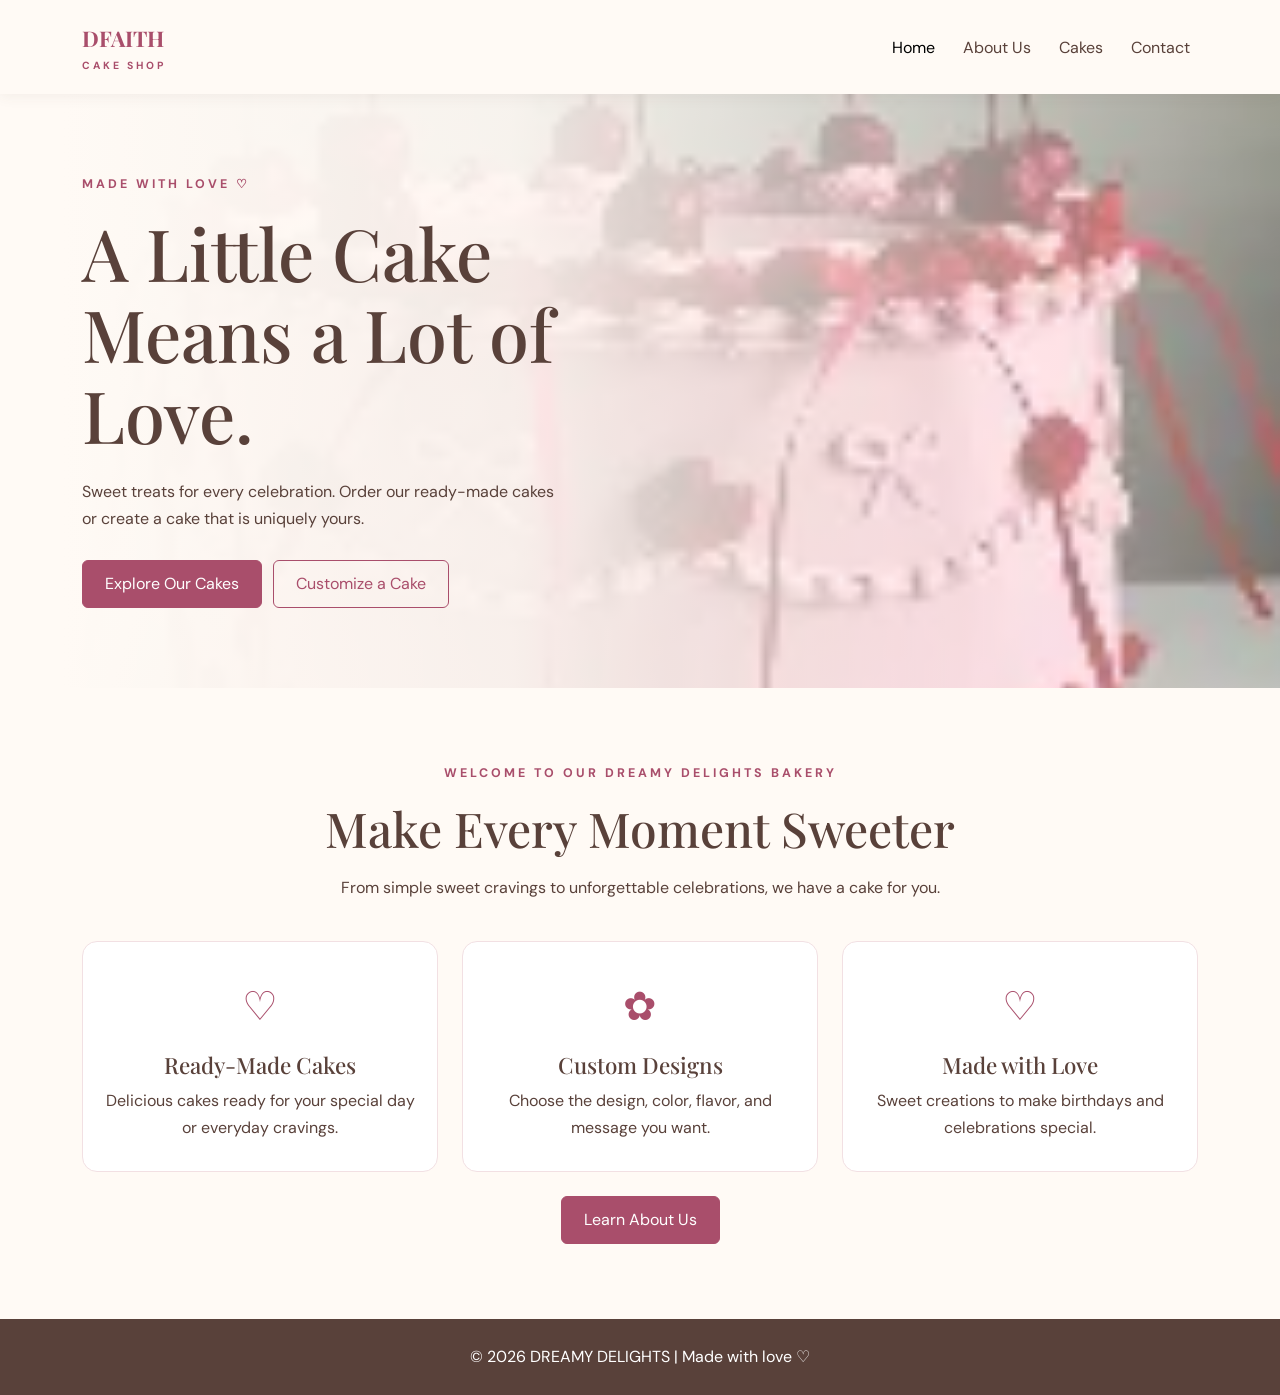
<file: index.html>
<!DOCTYPE html>
<html lang="en">
<head>
  <meta charset="UTF-8">
  <meta name="viewport" content="width=device-width, initial-scale=1.0">
  <title>DFAITH Cake Shop | Home</title>
  <link href="https://cdn.jsdelivr.net/npm/bootstrap@5.3.8/dist/css/bootstrap.min.css" rel="stylesheet">
  <link rel="stylesheet" href="style.css">
</head>
<body>
<nav class="navbar navbar-expand-lg navbar-light sticky-top">
  <div class="container">
    <a class="navbar-brand" href="index.html">DFAITH <span>CAKE SHOP</span></a>
    <button class="navbar-toggler" data-bs-toggle="collapse" data-bs-target="#navMenu">
      <span class="navbar-toggler-icon"></span>
    </button>
    <div class="collapse navbar-collapse" id="navMenu">
      <div class="navbar-nav ms-auto">
        <a class="nav-link active" href="index.html">Home</a>
        <a class="nav-link" href="about us.html">About Us</a>
        <a class="nav-link" href="cakes.html">Cakes</a>
        <a class="nav-link" href="contact.html"> Contact</a>
      </div>
    </div>
  </div>
</nav>

<header class="hero">
  <div class="container">
    <div class="hero-content">
      <p class="eyebrow">MADE WITH LOVE ♡</p>
      <h1>A Little Cake<br>Means a Lot of Love.</h1>
      <p>Sweet treats for every celebration. Order our ready-made cakes or create a cake that is uniquely yours.</p>
      <a href="cakes.html" class="btn btn-cake">Explore Our Cakes</a>
      <a href="about us.html" class="btn btn-outline-cake">Customize a Cake</a>
    </div>
  </div>
</header>

<section class="container section-space text-center">
  <p class="eyebrow">WELCOME TO OUR DREAMY DELIGHTS BAKERY</p>
  <h2 class="section-title">Make Every Moment Sweeter</h2>
  <p class="intro">From simple sweet cravings to unforgettable celebrations, we have a cake for you.</p>
  <div class="row g-4 mt-3">
    <div class="col-md-4">
      <div class="feature-box">
        <div class="feature-icon">♡</div>
        <h3>Ready-Made Cakes</h3>
        <p>Delicious cakes ready for your special day or everyday cravings.</p>
      </div>
    </div>
    <div class="col-md-4">
      <div class="feature-box">
        <div class="feature-icon">✿</div>
        <h3>Custom Designs</h3>
        <p>Choose the design, color, flavor, and message you want.</p>
      </div>
    </div>
    <div class="col-md-4">
      <div class="feature-box">
        <div class="feature-icon">♡</div>
        <h3>Made with Love</h3>
        <p>Sweet creations to make birthdays and celebrations special.</p>
      </div>
    </div>
  </div>
  <a href="about us.html" class="btn btn-cake mt-4">Learn About Us</a>
</section>

<footer>© 2026 DREAMY DELIGHTS | Made with love ♡</footer>
<script src="https://cdn.jsdelivr.net/npm/bootstrap@5.3.8/dist/js/bootstrap.bundle.min.js"></script>
</body>
</html>
</file>
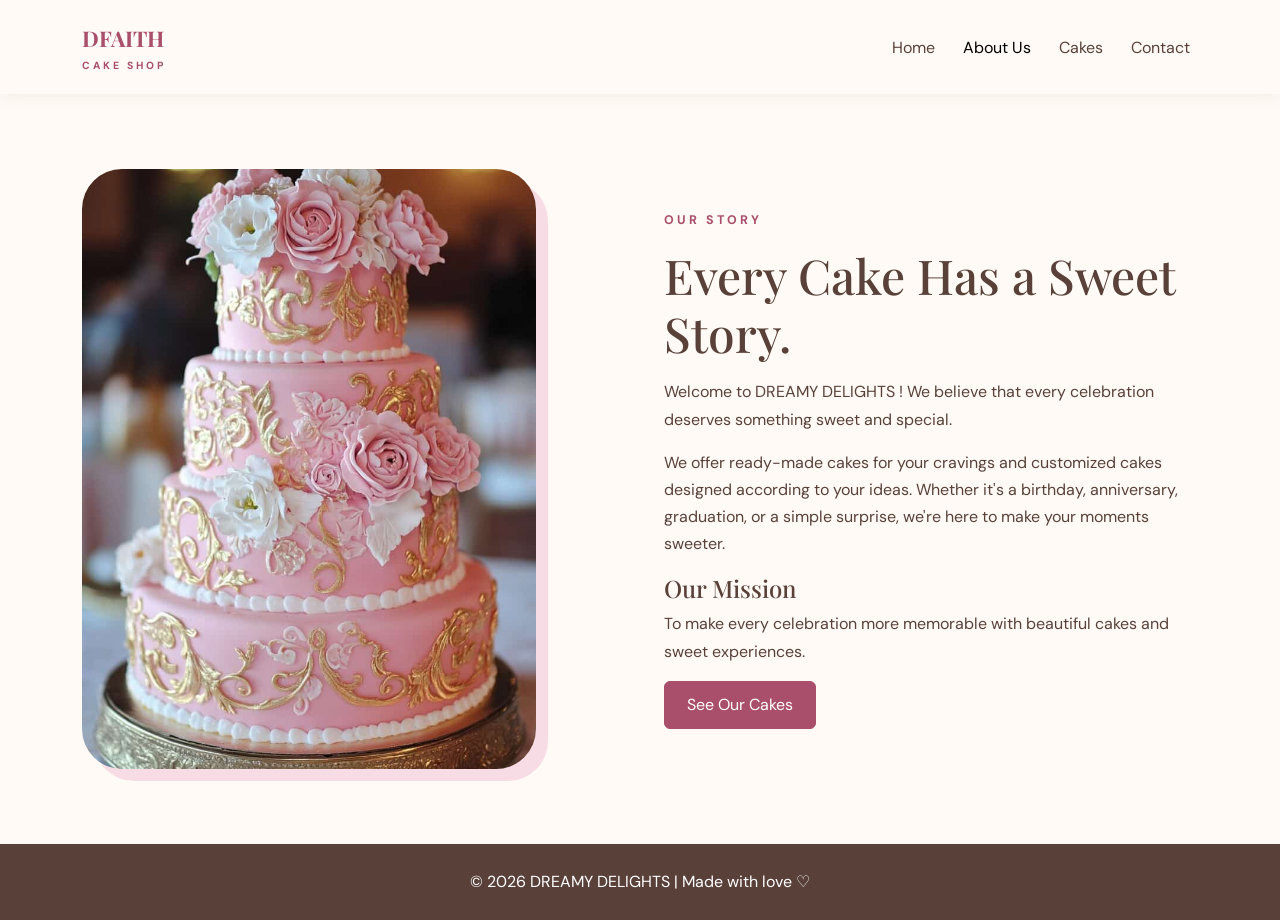
<file: about us.html>
<!DOCTYPE html>
<html lang="en">
<head>
  <meta charset="UTF-8">
  <meta name="viewport" content="width=device-width, initial-scale=1.0">
  <title>About Us | DFAITH Cake Shop</title>
  <link href="https://cdn.jsdelivr.net/npm/bootstrap@5.3.8/dist/css/bootstrap.min.css" rel="stylesheet">
  <link rel="stylesheet" href="style.css">
  <link rel="stylesheet" href="about us.css">
</head>
<body>
<nav class="navbar navbar-expand-lg navbar-light sticky-top">
  <div class="container">
    <a class="navbar-brand" href="index.html">DFAITH <span>CAKE SHOP</span></a>
    <button class="navbar-toggler" data-bs-toggle="collapse" data-bs-target="#navMenu"><span class="navbar-toggler-icon"></span></button>
    <div class="collapse navbar-collapse" id="navMenu">
      <div class="navbar-nav ms-auto">
        <a class="nav-link" href="index.html">Home</a>
        <a class="nav-link active" href="about us.html">About Us</a>
        <a class="nav-link" href="cakes.html">Cakes</a>
        <a class="nav-link" href="contact.html"> Contact</a>
      </div>
    </div>
  </div>
</nav>

<section class="container section-space">
  <div class="row align-items-center g-5">
    <div class="col-md-6">
      <img class="about-image" src="images/Pink-Wedding-Cake-Three-Tier-1-768x1152.jpeg" alt="Beautiful celebration cake">
    </div>
    <div class="col-md-6">
      <p class="eyebrow">OUR STORY</p>
      <h1 class="section-title">Every Cake Has a Sweet Story.</h1>
      <p>Welcome to DREAMY DELIGHTS ! We believe that every celebration deserves something sweet and special.</p>
      <p>We offer ready-made cakes for your cravings and customized cakes designed according to your ideas. Whether it's a birthday, anniversary, graduation, or a simple surprise, we're here to make your moments sweeter.</p>
      <h4>Our Mission</h4>
      <p>To make every celebration more memorable with beautiful cakes and sweet experiences.</p>
      <a href="cakes.html" class="btn btn-cake">See Our Cakes</a>
    </div>
  </div>
</section>

<footer>© 2026 DREAMY DELIGHTS | Made with love ♡</footer>
<script src="https://cdn.jsdelivr.net/npm/bootstrap@5.3.8/dist/js/bootstrap.bundle.min.js"></script>
</body>
</html>
</file>
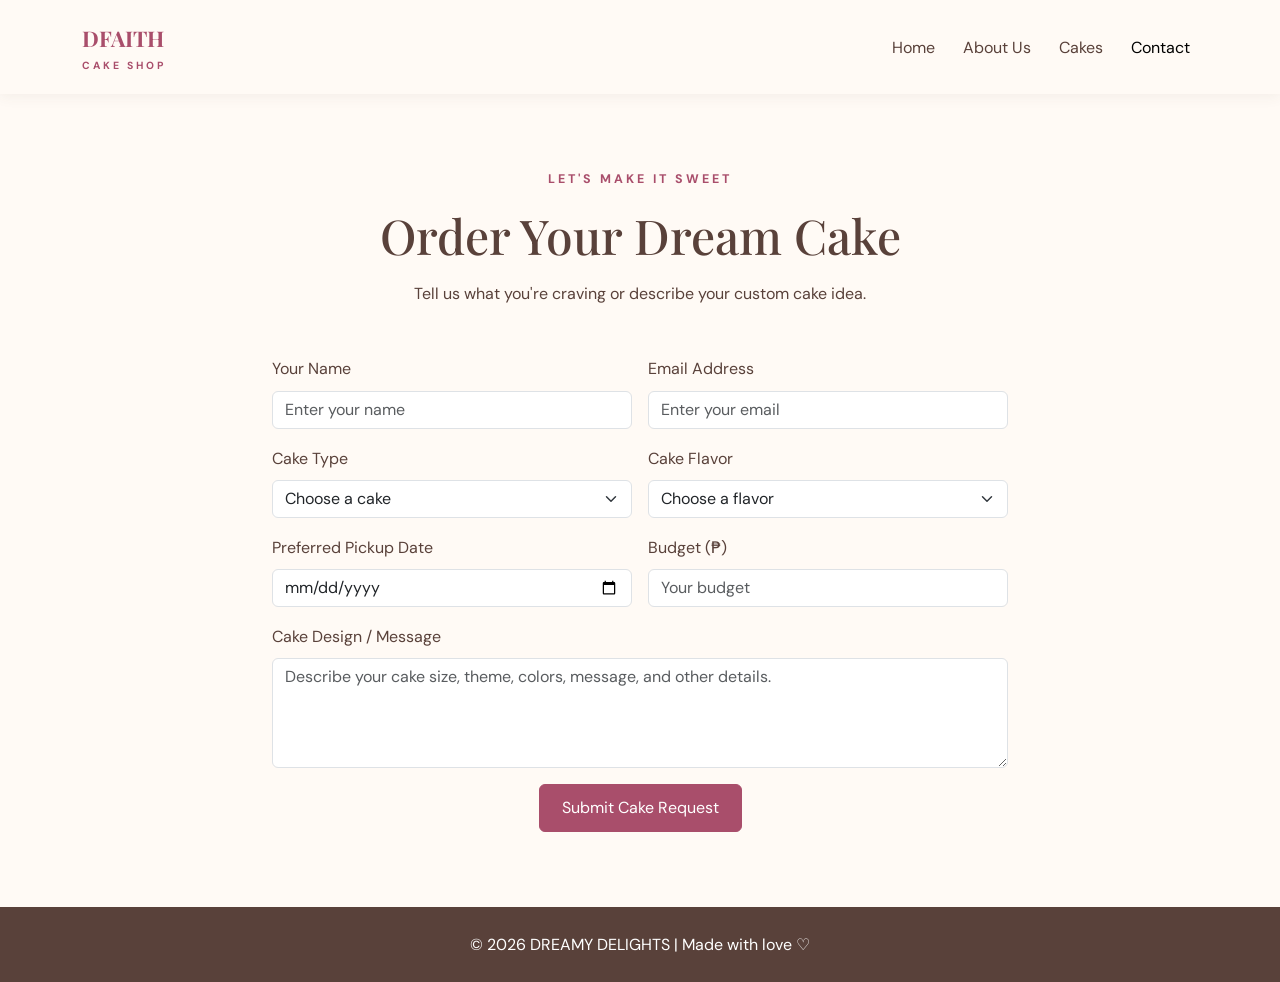
<file: contact.html>
<!DOCTYPE html>
<html lang="en">
<head>
  <meta charset="UTF-8">
  <meta name="viewport" content="width=device-width, initial-scale=1.0">
  <title>Order a Cake | DFAITH Cake Shop</title>
  <link href="https://cdn.jsdelivr.net/npm/bootstrap@5.3.8/dist/css/bootstrap.min.css" rel="stylesheet">
  <link rel="stylesheet" href="style.css">
  <link rel="stylesheet" href="contact.html">
</head>
<body>
<nav class="navbar navbar-expand-lg navbar-light sticky-top">
  <div class="container">
    <a class="navbar-brand" href="index.html">DFAITH <span>CAKE SHOP</span></a>
    <button class="navbar-toggler" data-bs-toggle="collapse" data-bs-target="#navMenu"><span class="navbar-toggler-icon"></span></button>
    <div class="collapse navbar-collapse" id="navMenu">
      <div class="navbar-nav ms-auto">
        <a class="nav-link" href="index.html">Home</a>
        <a class="nav-link" href="">About Us</a>
        <a class="nav-link" href="cakes.html">Cakes</a>
        <a class="nav-link active" href="contact.html"> Contact</a>
      </div>
    </div>
  </div>
</nav>

<section class="container section-space">
  <div class="text-center mb-5">
    <p class="eyebrow">LET'S MAKE IT SWEET</p>
    <h1 class="section-title">Order Your Dream Cake</h1>
    <p class="intro">Tell us what you're craving or describe your custom cake idea.</p>
  </div>

  <div class="row justify-content-center">
    <div class="col-lg-8">
      <form class="order-form" onsubmit="event.preventDefault(); alert('Thank you! This is a demo form. Your order has not been sent to the shop.');">
        <div class="row g-3">
          <div class="col-md-6">
            <label class="form-label" for="customer">Your Name</label>
            <input class="form-control" id="customer" type="text" placeholder="Enter your name" required>
          </div>
          <div class="col-md-6">
            <label class="form-label" for="email">Email Address</label>
            <input class="form-control" id="email" type="email" placeholder="Enter your email" required>
          </div>
          <div class="col-md-6">
            <label class="form-label" for="type">Cake Type</label>
            <select class="form-select" id="type" required>
              <option value="">Choose a cake</option>
              <option>Ready-Made Cake</option>
              <option>Customized Cake</option>
            </select>
          </div>
          <div class="col-md-6">
            <label class="form-label" for="flavor">Cake Flavor</label>
            <select class="form-select" id="flavor" required>
              <option value="">Choose a flavor</option>
              <option>Chocolate</option>
              <option>Vanilla</option>
              <option>Strawberry</option>
              <option>Red Velvet</option>
              <option>Other / Please Discuss</option>
            </select>
          </div>
          <div class="col-md-6">
            <label class="form-label" for="date">Preferred Pickup Date</label>
            <input class="form-control" id="date" type="date" required>
          </div>
          <div class="col-md-6">
            <label class="form-label" for="budget">Budget (₱)</label>
            <input class="form-control" id="budget" type="number" min="1" placeholder="Your budget">
          </div>
          <div class="col-12">
            <label class="form-label" for="details">Cake Design / Message</label>
            <textarea class="form-control" id="details" rows="4" placeholder="Describe your cake size, theme, colors, message, and other details." required></textarea>
          </div>
          <div class="col-12 text-center">
            <button class="btn btn-cake" type="submit">Submit Cake Request</button>
          </div>
        </div>
      </form>
    </div>
  </div>
</section>

<footer>© 2026 DREAMY DELIGHTS | Made with love ♡</footer>
<script src="https://cdn.jsdelivr.net/npm/bootstrap@5.3.8/dist/js/bootstrap.bundle.min.js"></script>
</body>
</html>
</file>
<file: style.css>
@import url('https://fonts.googleapis.com/css2?family=DM+Sans:wght@400;500;600;700&family=Playfair+Display:wght@500;600;700&display=swap');

:root {
  --pink: #d9879e;
  --dark-pink: #a94e6b;
  --light-pink: #fff0f4;
  --cream: #fffaf5;
  --brown: #59413a;
}

* {
  box-sizing: border-box;
}

body {
  margin: 0;
  background: var(--cream);
  color: var(--brown);
  font-family: 'DM Sans', sans-serif;
  line-height: 1.7;
}

h1, h2, h3, h4, .navbar-brand {
  font-family: 'Playfair Display', serif;
}

.navbar {
  background: rgba(255, 250, 245, 0.97);
  box-shadow: 0 2px 14px #59413a12;
  padding: 15px 0;
}

.navbar-brand {
  font-size: 1.35rem;
  font-weight: 700;
  color: var(--dark-pink);
}

.navbar-brand span {
  display: block;
  font-family: 'DM Sans', sans-serif;
  font-size: 0.65rem;
  letter-spacing: 3px;
}

.nav-link {
  color: var(--brown);
  margin-left: 12px;
  transition: color 0.3s ease;
}

.nav-link:hover,
.nav-link.active {
  color: var(--dark-pink);
}

.hero {
  min-height: 250px;
  display: flex;
  align-items: right;
  background:
    linear-gradient(90deg, #fffaf5 5%, #fffaf5ed 40%, #fffaf555 100%),
    url('images/OIP (6).webp')
    right/cover no-repeat;
}

.hero-content {
  max-width: 570px;
  padding: 80px 0;
  animation: appear 0.8s ease both;
}

.hero h1 {
  font-size: clamp(2.7rem, 6vw, 4.5rem);
  line-height: 1.13;
  margin-bottom: 22px;
}

.hero-content > p:not(.eyebrow) {
  max-width: 480px;
  margin-bottom: 28px;
}

.eyebrow {
  color: var(--dark-pink);
  font-size: 0.78rem;
  font-weight: 700;
  letter-spacing: 3px;
  text-transform: uppercase;
}

.btn-cake {
  background: var(--dark-pink);
  color: white;
  border: 1px solid var(--dark-pink);
  padding: 11px 22px;
  transition: 0.3s ease;
}

.btn-cake:hover {
  background: var(--brown);
  border-color: var(--brown);
  color: white;
  transform: translateY(-2px);
}

.btn-outline-cake {
  color: var(--dark-pink);
  border: 1px solid var(--dark-pink);
  padding: 11px 22px;
  margin-left: 7px;
  transition: 0.3s ease;
}

.btn-outline-cake:hover {
  background: var(--light-pink);
  color: var(--dark-pink);
}

.section-space {
  padding-top: 75px;
  padding-bottom: 75px;
}

.section-title {
  font-size: clamp(2rem, 4vw, 3rem);
  margin-bottom: 16px;
}

.intro {
  max-width: 650px;
  margin: 0 auto;
}

.feature-box {
  height: 100%;
  background: white;
  padding: 30px 22px;
  border: 1px solid #f2e0e3;
  border-radius: 15px;
  transition: transform 0.3s ease, box-shadow 0.3s ease;
}

.feature-box:hover {
  transform: translateY(-6px);
  box-shadow: 0 12px 25px #59413a12;
}

.feature-icon {
  color: var(--dark-pink);
  font-size: 2.5rem;
  margin-bottom: 12px;
}

.feature-box h3 {
  font-size: 1.4rem;
}

.feature-box p {
  margin-bottom: 0;
}

footer {
  background: var(--brown);
  color: white;
  padding: 24px 12px;
  text-align: center;
}

@keyframes appear {
  from { opacity: 0; transform: translateY(15px); }
  to { opacity: 1; transform: translateY(0); }
}

@media (max-width: 576px) {
  .hero {
    min-height: 480px;
    background-position: 60% center;
  }

  .hero-content {
    padding: 60px 12px;
  }

  .btn-outline-cake {
    margin: 10px 0 0;
  }

  .section-space {
    padding-top: 50px;
    padding-bottom: 50px;
  }
}
</file>
<file: about us.css>
.about-image {
  width: 85%;
  height: 600px;
  object-fit: cover;
  border-radius: 40px;
  box-shadow: 12px 12px 0 #f7dce5;
  transition: transform 0.3s ease;
}

.about-image:hover {
  transform: scale(1.02);
}

@media (max-width: 767px) {
  .about-image {
    height: 320px;
  }
}
</file>
